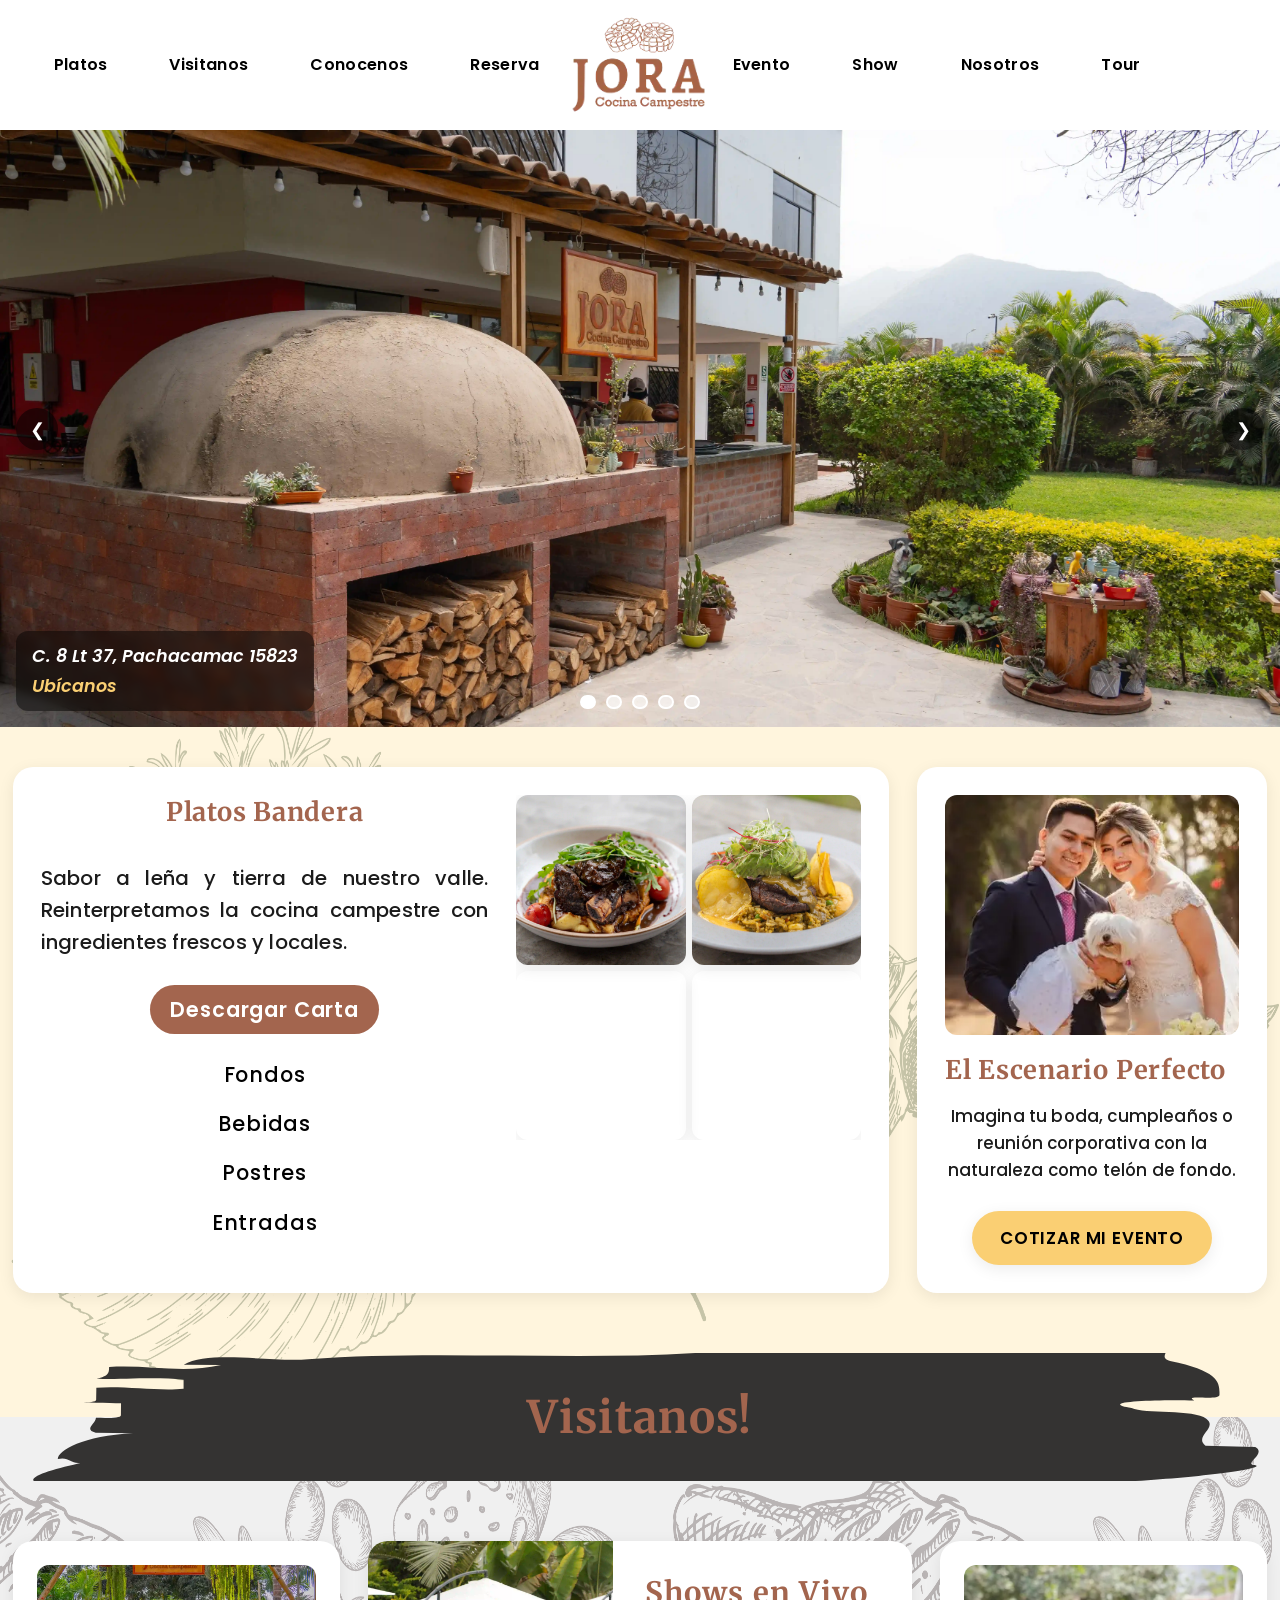
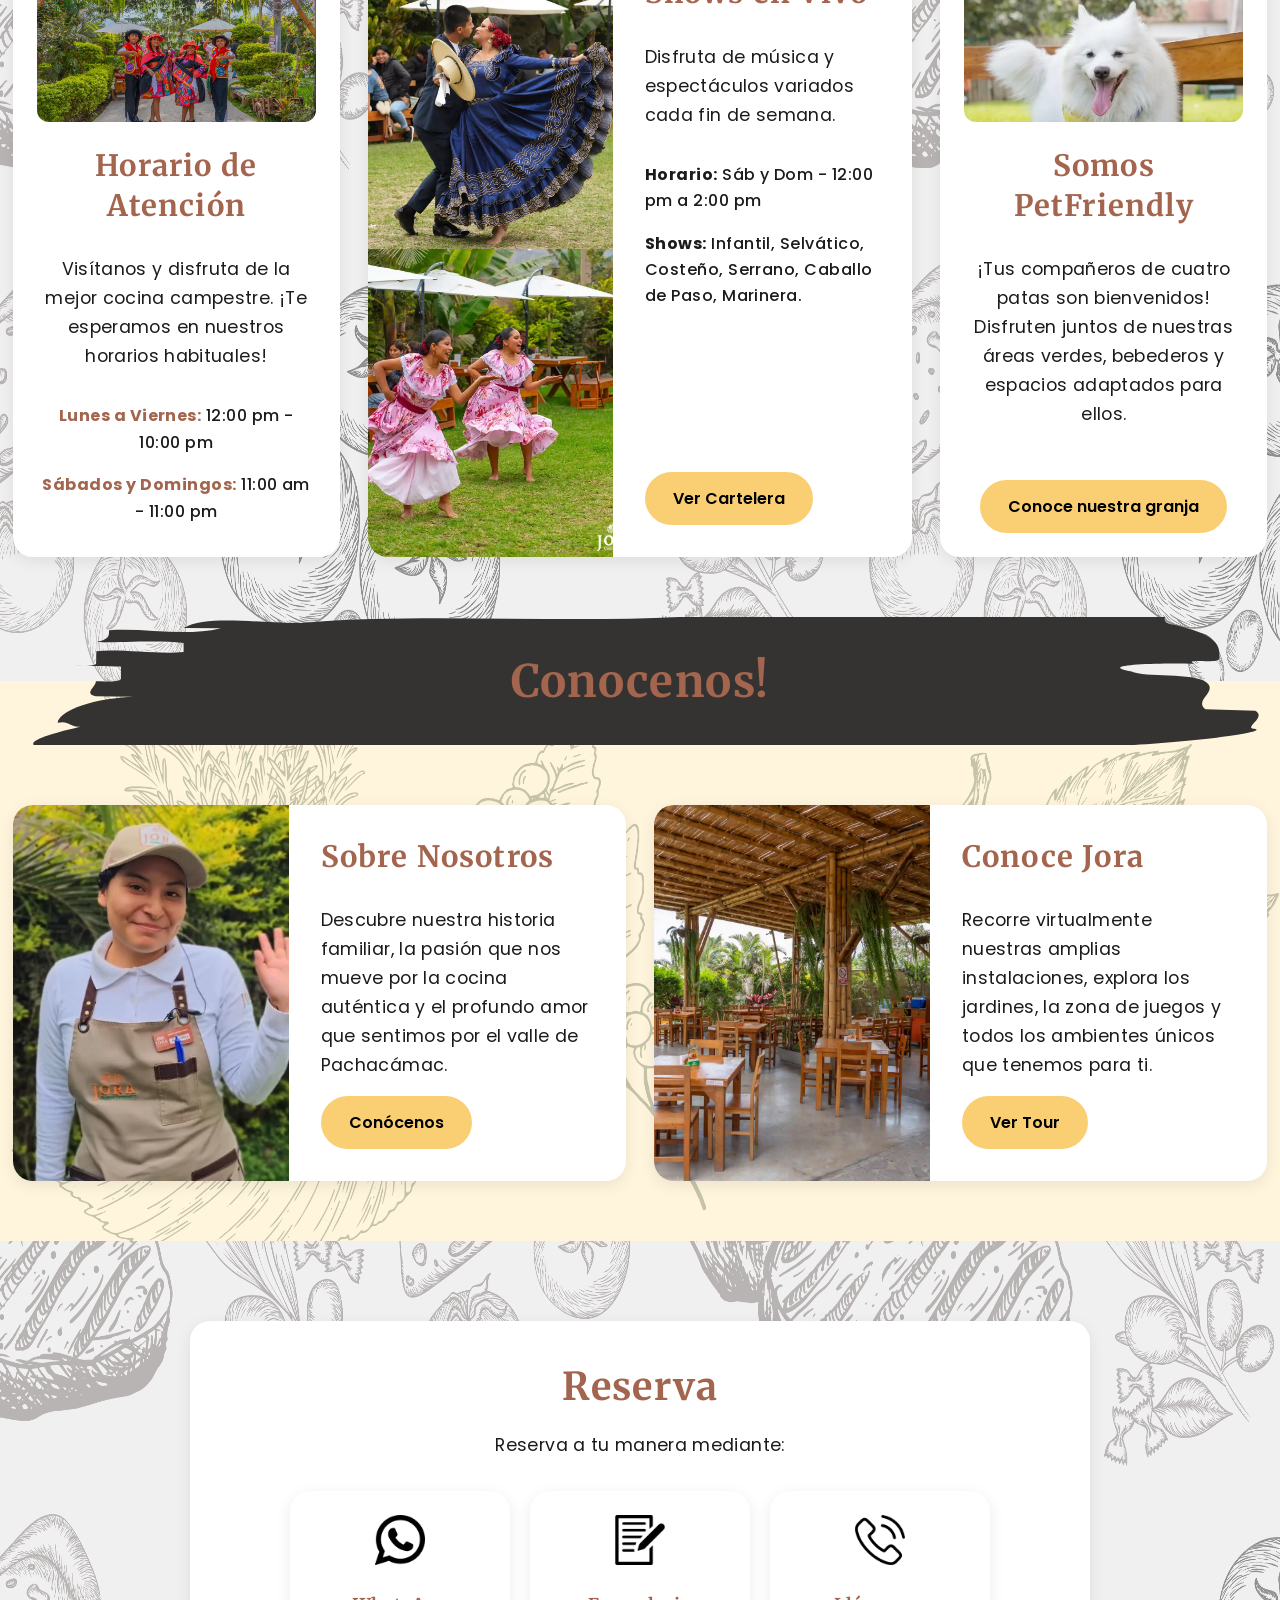
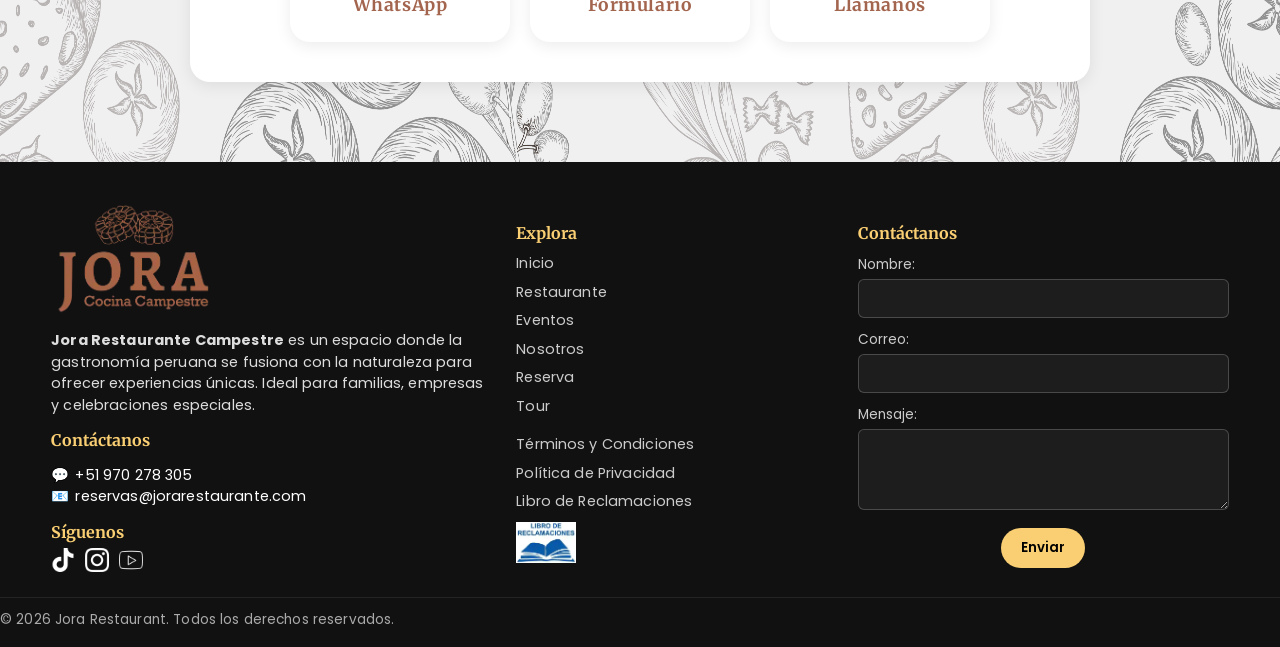
<file: index.html>
<!doctype html>
<html lang="es">
    <head>
        <meta charset="UTF-8" />
        <meta name="viewport" content="width=device-width, initial-scale=1" />
        <meta name="description" content="Jora Restaurant en Pachacámac: cocina campestre de autor, eventos y reservas." />
        <title>Jora Restaurant - Cocina Campestre de Autor</title>

        <link rel="preconnect" href="https://fonts.gstatic.com" crossorigin>
        <link href="https://fonts.googleapis.com/css2?family=Merriweather:wght@700&family=Poppins:wght@400;500;600&display=swap" rel="stylesheet">

        <link rel="stylesheet" href="styles/style.css" />

        <script defer src="main.js"></script>
    </head>
    <body>
        <header class="site-header">
    <div class="container header-inner">

        <nav class="primary-nav-desktop nav-left" aria-label="Navegación principal">
            <ul>
                <li><a href="#platos">Platos</a></li>
                <li><a href="#visitanos">Visitanos</a></li>
                <li><a href="#conocenos">Conocenos</a></li>
                <li><a href="#reserva">Reserva</a></li>
            </ul>
        </nav>

        <a class="logo" href="#inicio" aria-label="Ir al inicio">
            <img src="imagenes/JORALOGOMEJOR.webp" alt="Logo de Jora Restaurant Campestre" width="260" height="76" />
        </a>

        <nav class="primary-nav-desktop nav-right" aria-label="Navegación secundaria">
            <ul>
                <li><a href="eventos.html">Evento</a></li>
                <li><a href="shows.html">Show</a></li>
                <li><a href="nosotros.html">Nosotros</a></li>
                <li><a href="tour.html">Tour</a></li>
            </ul>
        </nav>

        <nav id="primary-nav-mobile" class="primary-nav-mobile" aria-label="Navegación principal móvil">
            <ul>
                <li><a href="#inicio">Inicio</a></li>
                <li><a href="#platos">Platos</a></li>
                <li><a href="eventos.html">Evento</a></li>
                <li><a href="shows.html">Show</a></li>
                <li><a href="nosotros.html">Nosotros</a></li>
                <li><a href="tour.html">Tour</a></li>
            </ul>
        </nav>

        <button class="menu-toggle" aria-controls="primary-nav-mobile" aria-expanded="false" aria-label="Abrir menú" type="button">
            <span class="menu-bar"></span><span class="menu-bar"></span><span class="menu-bar"></span>
        </button>
    </div>
</header>

        <main id="inicio">
            <section class="hero">
                 <div class="carousel" role="region" aria-label="Carrusel de imágenes">
                    <div class="slides">
                        <div class="slide active"><img src="./imagenes/foto1.webp" alt="Ambiente campestre soleado en Jora Restaurant" decoding="async" fetchpriority="high"></div>
                        <div class="slide"><img src="./imagenes/foto2.webp" alt="Parrilla a la leña encendida" loading="lazy" decoding="async"></div>
                        <div class="slide"><img src="./imagenes/foto3.webp" alt="Plato de comida típica peruana" loading="lazy" decoding="async"></div>
                        <div class="slide"><img src="./imagenes/foto4.webp" alt="Evento social al aire libre" loading="lazy" decoding="async"></div>
                        <div class="slide"><img src="./imagenes/foto5.webp" alt="Zona de juegos infantiles y áreas verdes" loading="lazy" decoding="async"></div>
                    </div>
                    <button class="prev" aria-label="Slide anterior" title="Anterior">❮</button>
                    <button class="next" aria-label="Slide siguiente" title="Siguiente">❯</button>
                    <div class="slider-dots" aria-label="Indicadores de carrusel" role="tablist"></div>
                    <address class="hero-address">
                        <span class="address-line">C. 8 Lt 37, Pachacamac 15823</span><br>
                        <a href="https://maps.app.goo.gl/1N38ejmfC8MJ4Jpj9" target="_blank" rel="noopener noreferrer">Ubícanos</a>
                    </address>
                </div>
            </section>

            <section id="platos" class="section dual-focus-section section-bg-accent">
    
                <div class="container container-wide">
                    <div class="dual-layout-container">
                        <div class="dual-card card-platos">
                            <div class="platos-texto">
                                <h2>Platos Bandera</h2>
                                <p class="section-desc"> Sabor a leña y tierra de nuestro valle. Reinterpretamos la cocina campestre con ingredientes frescos y locales.</p>
                                <ul class="platos-opciones">
                                    <li class="opcion-descargar"><a href="./archivos/CARTA.pdf" download>Descargar Carta</a></li>
                                    <li><a href="fondos.html" data-target="1">Fondos</a></li>
                                    <li><a href="bebidas.html" data-target="2">Bebidas</a></li>
                                    <li><a href="postres.html" data-target="3">Postres</a></li>
                                    <li><a href="entradas.html" data-target="4">Entradas</a></li>
                                </ul>
                            </div>
                            <div class="platos-fotos">
                                <figure class="pb plato-1" data-id="1"><img src="./imagenes/plato_bandera_1.webp" alt="Plato bandera: Carne con puré y brotes" loading="lazy" decoding="async"></figure>
                                <figure class="pb plato-2" data-id="2"><img src="./imagenes/plato_bandera_2.webp" alt="Plato bandera: Pescado con salsa amarilla y aguacate" loading="lazy" decoding="async"></figure>
                                <figure class="pb plato-3" data-id="3"><img src="./imagenes/plato_bandera_3.webp" alt="Plato bandera: Cerdo crocante con ensalada" loading="lazy" decoding="async"></figure>
                                <figure class="pb plato-4" data-id="4"><img src="./imagenes/plato_bandera_4.webp" alt="Plato bandera: Causa limeña con pollo y brotes" loading="lazy" decoding="async"></figure>
                            </div>
                        </div>
                        <div class="dual-card card-eventos">
                            <div class="cta-imagen"><img src="./imagenes/wedding1.webp" alt="Pareja de recién casados con su perro en Jora"></div>
                            <div class="cta-texto">
                                <h2 class="cta-titulo">El Escenario Perfecto</h2>
                                <p class="cta-desc">Imagina tu boda, cumpleaños o reunión corporativa con la naturaleza como telón de fondo.</p>
                                <a href="cotizar_evento.html" class="btn-cta">Cotizar mi Evento</a>
                            </div>
                        </div>
                    </div>
                </div>
            </section>

            <div class="section-divider divider-from-accent">
              <img src="imagenes/fonto-division.svg" alt="Divisor decorativo" class="divider-svg">
              <h2 class="divider-title">Visitanos!</h2>
            </div>

            <section id="visitanos" class="section info-section section-bg-light">
                
                <div class="container container-wide info-grid-3">
                    <div class="info-card card-horario layout-image-top-padded">
                        <div class="info-card-image-wrapper">
                            <img src="./imagenes/horario.webp" alt="Reloj decorativo">
                        </div>
                        <div class="info-card-content">
                            <h3>Horario de Atención</h3>
                            <p>Visítanos y disfruta de la mejor cocina campestre. ¡Te esperamos en nuestros horarios habituales!</p>
                            <div class="horario-list">
                                <p><strong>Lunes a Viernes:</strong> 12:00 pm - 10:00 pm</p>
                                <p><strong>Sábados y Domingos:</strong> 11:00 am - 11:00 pm</p>
                            </div>
                        </div>
                    </div>
                    <div class="info-card card-shows layout-image-side">
                        <div class="info-card-image-wrapper ev-collage">
                            <img src="./imagenes/show1.webp" alt="Músico tocando guitarra en escenario de Jora">
                            <img src="./imagenes/show2.webp" alt="Público disfrutando show en Jora">
                        </div>
                        <div class="info-card-content">
                            <h3>Shows en Vivo</h3>
                            <p>Disfruta de música y espectáculos variados cada fin de semana.</p>
                            <div class="show-details">
                                <p><strong>Horario:</strong> Sáb y Dom - 12:00 pm a 2:00 pm</p>
                                <p><strong>Shows:</strong> Infantil, Selvático, Costeño, Serrano, Caballo de Paso, Marinera.</p>
                            </div>
                            <a href="shows.html" class="btn-info">Ver Cartelera</a>
                        </div>
                    </div>
                    <div class="info-card card-petfriendly layout-image-top-padded">
                         <div class="info-card-image-wrapper">
                            <img src="./imagenes/petfriendly-card.webp" alt="Perro de raza Bobtail feliz en Jora">
                        </div>
                        <div class="info-card-content">
                            <h3>Somos PetFriendly</h3>
                            <p>¡Tus compañeros de cuatro patas son bienvenidos! Disfruten juntos de nuestras áreas verdes, bebederos y espacios adaptados para ellos.</p>
                            <a href="granja.html" class="btn-info">Conoce nuestra granja</a>
                        </div>
                    </div>
                </div>
            </section>

            <div class="section-divider divider-from-light">
              <img src="imagenes/fonto-division.svg" alt="Divisor decorativo" class="divider-svg">
              <h2 class="divider-title">Conocenos!</h2>
            </div>

            <section id="conocenos" class="section info-section section-bg-accent">
                <div class="container container-wide info-grid-2">
                    <div class="info-card card-nosotros layout-image-side">
                        <div class="info-card-image-wrapper">
                            <img src="./imagenes/nosotros-img.webp" alt="Collage del equipo y ambiente de Jora Restaurant">
                        </div>
                        <div class="info-card-content">
                            <h3>Sobre Nosotros</h3>
                            <p>Descubre nuestra historia familiar, la pasión que nos mueve por la cocina auténtica y el profundo amor que sentimos por el valle de Pachacámac.</p>
                            <a href="nosotros.html" class="btn-info">Conócenos</a>
                        </div>
                    </div>
                    <div class="info-card card-conoce layout-image-side">
                         <div class="info-card-image-wrapper">
                            <img src="./imagenes/conoce-jora.webp" alt="Vista aérea de las instalaciones campestres de Jora Restaurant">
                        </div>
                        <div class="info-card-content">
                            <h3>Conoce Jora</h3>
                            <p>Recorre virtualmente nuestras amplias instalaciones, explora los jardines, la zona de juegos y todos los ambientes únicos que tenemos para ti.</p>
                            <a href="tour.html" class="btn-info">Ver Tour</a>
                        </div>
                    </div>
                </div>
            </section>

            <section id="reserva" class="section reserva section-bg-light">
                 <div class="container">
                    <h2 class="reserva-title">Reserva</h2>
                    <p class="reserva-desc">Reserva a tu manera mediante:</p>
                    <div class="reserva-opciones">
                        <a href="https://wa.me/51970278305" target="_blank" class="reserva-card reserva-card-simple"><img src="./imagenes/escribenos.webp" alt="Icono chat WhatsApp" class="reserva-icon-img"><h3>WhatsApp</h3></a>
                        <a href="cotizar_evento.html" class="reserva-card reserva-card-simple"><img src="./imagenes/formulario.webp" alt="Icono de formulario" class="reserva-icon-img"><h3>Formulario</h3></a>
                        <a href="tel:+51970278305" class="reserva-card reserva-card-simple"><img src="./imagenes/llamanos.webp" alt="Icono de teléfono" class="reserva-icon-img"><h3>Llámanos</h3></a>                    </div>
                </div>
            </section>

            <footer class="site-footer-dark">
                <div class="container footer-grid">
                    <div class="footer-info">
                        <img src="./imagenes/JORALOGOMEJOR.webp" alt="Logo Jora Restaurant footer" class="footer-logo">
                        <p>
                            <strong>Jora Restaurante Campestre</strong> es un espacio donde la gastronomía peruana
                            se fusiona con la naturaleza para ofrecer experiencias únicas. Ideal para familias,
                            empresas y celebraciones especiales.
                        </S>
                        <h4>Contáctanos</h4>
                        <p class="footer-contact">
                            <a href="https://wa.me/51970278305" target="_blank" rel="noopener">
                            <span class="icon">💬</span> +51 970 278 305
                            </a><br>
                            <a href="mailto:reservas@jorarestaurante.com">
                            <span class="icon">📧</span> reservas@jorarestaurante.com
                            </a>
                        </p>
                        <h4>Síguenos</h4>
                        <div class="footer-social">
                            <a href="#" aria-label="TikTok"><img src="./imagenes/tiktok.webp" alt="TikTok Jora"></a>
                            <a href="#" aria-label="Instagram"><img src="./imagenes/ig.webp" alt="Instagram Jora"></a>
                            <a href="#" aria-label="YouTube"><img src="./imagenes/youtube.webp" alt="YouTube Jora"></a>
                        </div>
                    </div>
                    <div class="footer-nav">
                        <h4>Explora</h4>
                        <ul>
                            <li><a href="#inicio">Inicio</a></li>
                            <li><a href="#platos">Restaurante</a></li>
                            <li><a href="eventos.html">Eventos</a></li>
                            <li><a href="nosotros.html">Nosotros</a></li>
                            <li><a href="reserva.html">Reserva</a></li>
                            <li><a href="tour.html">Tour</a></li>
                        </ul>
                        <ul class="footer-legal">
                            <li><a href="#">Términos y Condiciones</a></li>
                            <li><a href="#">Política de Privacidad</a></li>
                            <li>
                                <a href="#">Libro de Reclamaciones</a>
                                <img src="./imagenes/librodereclamaciones.webp" alt="Icono Libro de Reclamaciones Perú" class="footer-libro">
                            </li>
                        </ul>
                    </div>
                    <div class="footer-contact-form">
                        <h4>Contáctanos</h4>
                        <form action="#" method="post">
                            <div class="form-group">
                                <label for="footer-name">Nombre:</label>
                                <input type="text" id="footer-name" name="name" required>
                            </div>
                            <div class="form-group">
                                <label for="footer-email">Correo:</label>
                                <input type="email" id="footer-email" name="email" required>
                            </div>
                            <div class="form-group">
                                <label for="footer-message">Mensaje:</label>
                                <textarea id="footer-message" name="message" rows="3" required></textarea>
                            </div>
                            <button type="submit" class="btn-footer-submit">Enviar</button>
                        </form>
                    </div>
                </div>
                <div class="footer-bottom">
                    <p>© <span id="year"></span> Jora Restaurant. Todos los derechos reservados.</p>
                </div>
            </footer>
        </main>

        <script>
          // Script simple para actualizar el año del copyright
          document.getElementById('year').textContent = new Date().getFullYear();
        </script>
    </body>
</html>
</file>
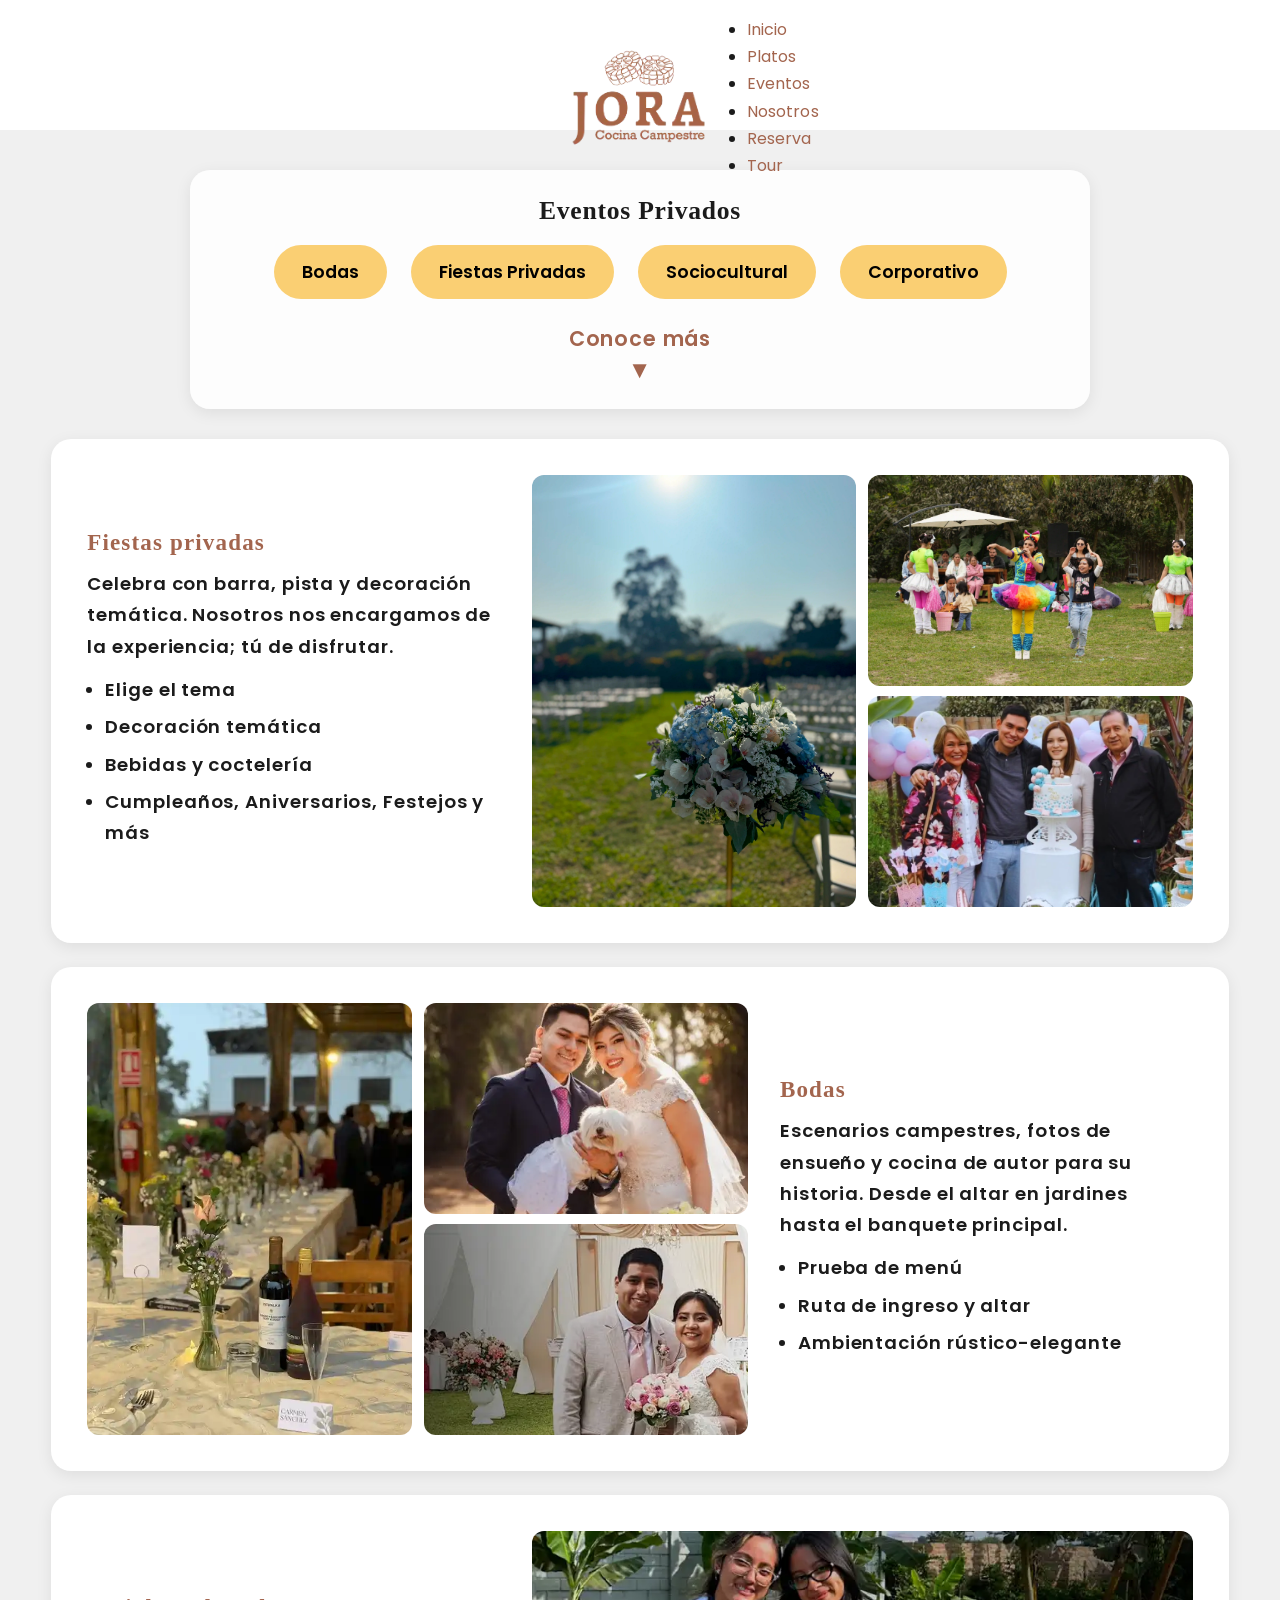
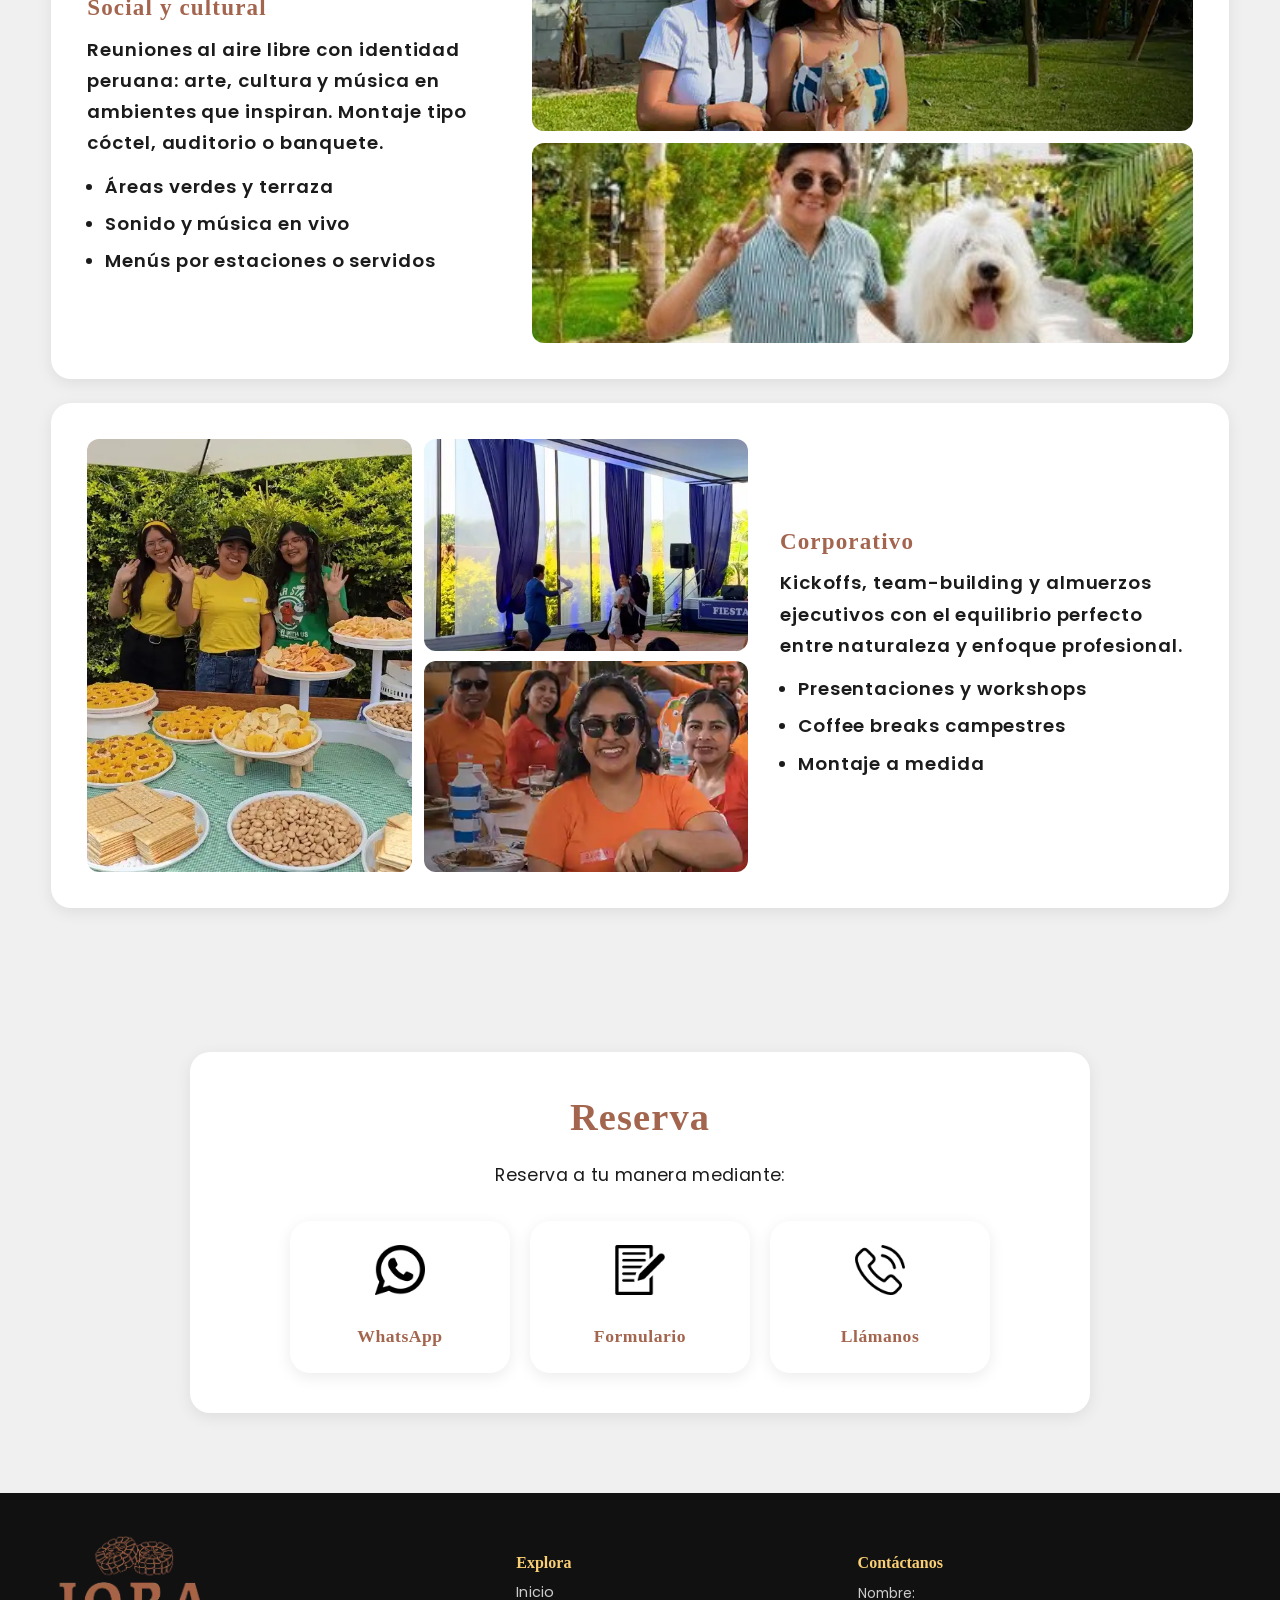
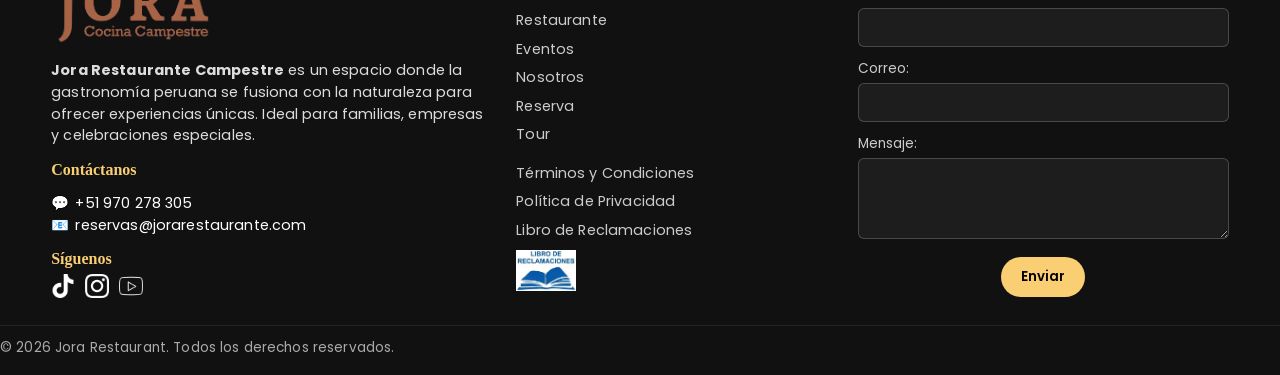
<file: eventos.html>
<!doctype html>
<html lang="es">
    <head>
        <meta charset="UTF-8" />
        <meta name="viewport" content="width=device-width, initial-scale=1" />
        <meta name="description" content="Eventos privados en Jora Restaurant: Bodas, fiestas, corporativos y más en Pachacámac." />
        <title>Eventos Privados - Jora Restaurant</title>

        <link rel="preconnect" href="https://fonts.gstatic.com" crossorigin>
        <link href="https://fonts.googleapis.com/css2?family=DM+Sans:wght@400;500;700&family=Montserrat:wght@400;600;700&family=Poppins:wght@400;500;600&display=swap" rel="stylesheet">

        <link rel="stylesheet" href="styles/style.css" />
        <link rel="stylesheet" href="styles/eventos.css" />

        <script defer src="main.js"></script>
    </head>
        <body>
            <header class="site-header">
                <div class="container header-inner">
                <a class="logo" href="index.html" aria-label="Ir al inicio"> <img src="imagenes/JORALOGOMEJOR.webp" alt="Logo de Jora Restaurant Campestre" width="260" height="76" />
                </a>

                <nav id="primary-nav" class="primary-nav" aria-label="Navegación principal">
                    <ul>
                    <li><a href="index.html">Inicio</a></li> <li><a href="index.html#platos">Platos</a></li> <li><a href="eventos.html">Eventos</a></li> <li><a href="nosotros.html">Nosotros</a></li>
                    <li><a href="reserva.html">Reserva</a></li> <li><a href="tour.html">Tour</a></li>
                    </ul>
                </nav>

                <button class="menu-toggle"
                        aria-controls="primary-nav"
                        aria-expanded="false"
                        aria-label="Abrir menú"
                        type="button">
                    <span class="menu-bar"></span>
                    <span class="menu-bar"></span>
                    <span class="menu-bar"></span>
                </button>
                </div>
            </header>

            <main id="eventos-page">
                <section id="eventos" class="section eventos-scroll">
                    <div class="container">
                        <header class="ev-intro">
                            <div class="ev-intro-heading-group">
                                <h2 class="eventos-title">Eventos Privados</h2>
                                <nav class="eventos-nav" aria-label="Tipos de eventos">
                                    <a href="#evento-bodas" class="btn-evento-nav">Bodas</a>
                                    <a href="#evento-fiestas" class="btn-evento-nav">Fiestas Privadas</a>
                                    <a href="#evento-sociocultural" class="btn-evento-nav">Sociocultural</a>
                                    <a href="#evento-corporativo" class="btn-evento-nav">Corporativo</a>
                                </nav>
                                <div class="eventos-subheading-box">
                                    <span class="eventos-subheading-text">Conoce más</span>
                                </div>
                            </div>
                        </header>

                        <article class="ev-block" id="evento-fiestas">
                            <div class="ev-media layout-vert-horiz">
                                <img src="./imagenes/flores.webp" alt="Fiesta privada principal vertical" class="img-vert">
                                <div class="img-horiz-stack">
                                    <img src="./imagenes/fiestaprivada2.webp" alt="Decoración floral fiesta">
                                    <img src="./imagenes/fiestaprivada1.webp" alt="Detalle fiesta 2">
                                </div>
                            </div>
                            <div class="ev-copy">
                                <h3>Fiestas privadas</h3>
                                <p>
                                Celebra con barra, pista y decoración temática. Nosotros nos encargamos de la
                                experiencia; tú de disfrutar.
                                </p>
                                <ul class="ev-list">
                                <li>Elige el tema</li>
                                <li>Decoración temática</li>
                                <li>Bebidas y coctelería</li>
                                <li>Cumpleaños, Aniversarios, Festejos y más</li>
                                </ul>
                            </div>
                        </article>

                        <article class="ev-block" id="evento-bodas">
                            <div class="ev-media layout-vert-horiz">
                                <img src="./imagenes/wedding2.webp" alt="Sesión novios exterior vertical" class="img-vert">
                                <div class="img-horiz-stack">
                                    <img src="./imagenes/wedding1.webp" alt="Novios en jardines">
                                    <img src="./imagenes/wedding3.webp" alt="Mesa y ambientación boda">
                                </div>
                            </div>
                            <div class="ev-copy">
                                <h3>Bodas</h3>
                                <p>
                                Escenarios campestres, fotos de ensueño y cocina de autor para su historia.
                                Desde el altar en jardines hasta el banquete principal.
                                </p>
                                <ul class="ev-list">
                                <li>Prueba de menú</li>
                                <li>Ruta de ingreso y altar</li>
                                <li>Ambientación rústico-elegante</li>
                                </ul>
                            </div>
                        </article>

                        <article class="ev-block" id="evento-sociocultural">
                            <div class="ev-media layout-horiz-stack-only">
                                <img src="./imagenes/sociocultural1.webp" alt="Encuentro sociocultural principal" class="img-horiz-elongated">
                                <img src="./imagenes/petfriendly.webp" alt="Evento social detalle" class="img-horiz-elongated">
                            </div>
                            <div class="ev-copy">
                                <h3>Social y cultural</h3>
                                <p>
                                Reuniones al aire libre con identidad peruana: arte, cultura y música en
                                ambientes que inspiran. Montaje tipo cóctel, auditorio o banquete.
                                </p>
                                <ul class="ev-list">
                                <li>Áreas verdes y terraza</li>
                                <li>Sonido y música en vivo</li>
                                <li>Menús por estaciones o servidos</li>
                                </ul>
                            </div>
                        </article>

                        <article class="ev-block" id="evento-corporativo">
                            <div class="ev-media layout-vert-horiz">
                                <img src="./imagenes/corporativo3.webp" alt="Evento corporativo principal vertical" class="img-vert">
                                <div class="img-horiz-stack">
                                    <img src="./imagenes/corporativo2.webp" alt="Evento corporativo detalle 1">
                                    <img src="./imagenes/evento1.webp" alt="Evento corporativo detalle 2">
                                </div>
                            </div>
                            <div class="ev-copy">
                                <h3>Corporativo</h3>
                                <p>
                                Kickoffs, team-building y almuerzos ejecutivos con el equilibrio perfecto entre
                                naturaleza y enfoque profesional.
                                </p>
                                <ul class="ev-list">
                                <li>Presentaciones y workshops</li>
                                <li>Coffee breaks campestres</li>
                                <li>Montaje a medida</li>
                                </ul>
                            </div>
                        </article>
                    </div>
                </section>

                <section id="reserva" class="section reserva">
                    <div class="container">
                        <h2 class="reserva-title">Reserva</h2>
                        <p class="reserva-desc">
                        Reserva a tu manera mediante:
                        </p>
                        <div class="reserva-opciones">
                            <a href="https://wa.me/51970278305" target="_blank" class="reserva-card reserva-card-simple">
                                <img src="./imagenes/escribenos.webp" alt="Icono chat WhatsApp" class="reserva-icon-img">
                                <h3>WhatsApp</h3>
                            </a>
                            <a href="cotizar_evento.html" class="reserva-card reserva-card-simple">
                                <img src="./imagenes/formulario.webp" alt="Icono de formulario" class="reserva-icon-img">
                                <h3>Formulario</h3>
                            </a>
                            <a href="tel:+51970278305" class="reserva-card reserva-card-simple">
                                <img src="./imagenes/llamanos.webp" alt="Icono de teléfono" class="reserva-icon-img">
                                <h3>Llámanos</h3>
                            </a>
                        </div>
                    </div>
                </section>

            </main>

            <footer class="site-footer-dark">
                <div class="container footer-grid">
                    <div class="footer-info">
                    <img src="./imagenes/JORALOGOMEJOR.webp" alt="Logo Jora Restaurant footer" class="footer-logo">
                    <p>
                        <strong>Jora Restaurante Campestre</strong> es un espacio donde la gastronomía peruana
                        se fusiona con la naturaleza para ofrecer experiencias únicas. Ideal para familias,
                        empresas y celebraciones especiales.
                    </p>
                    <h4>Contáctanos</h4>
                    <p class="footer-contact">
                        <a href="https://wa.me/51970278305" target="_blank" rel="noopener">
                        <span class="icon">💬</span> +51 970 278 305
                        </a><br>
                        <a href="mailto:reservas@jorarestaurante.com">
                        <span class="icon">📧</span> reservas@jorarestaurante.com
                        </a>
                    </p>
                    <h4>Síguenos</h4>
                    <div class="footer-social">
                        <a href="#" aria-label="TikTok"><img src="./imagenes/tiktok.webp" alt="TikTok Jora"></a>
                        <a href="#" aria-label="Instagram"><img src="./imagenes/ig.webp" alt="Instagram Jora"></a>
                        <a href="#" aria-label="YouTube"><img src="./imagenes/youtube.webp" alt="YouTube Jora"></a>
                    </div>
                    </div>

                    <div class="footer-nav">
                    <h4>Explora</h4>
                    <ul>
                        <li><a href="index.html">Inicio</a></li>
                        <li><a href="index.html#platos">Restaurante</a></li>
                        <li><a href="eventos.html">Eventos</a></li>
                        <li><a href="nosotros.html">Nosotros</a></li>
                        <li><a href="reserva.html">Reserva</a></li> <li><a href="tour.html">Tour</a></li>
                    </ul>
                    <ul class="footer-legal">
                        <li><a href="#">Términos y Condiciones</a></li>
                        <li><a href="#">Política de Privacidad</a></li>
                        <li>
                            <a href="#">Libro de Reclamaciones</a>
                            <img src="./imagenes/librodereclamaciones.webp" alt="Icono Libro de Reclamaciones Perú" class="footer-libro">
                        </li>
                    </ul>
                    </div>

                    <div class="footer-contact-form">
                        <h4>Contáctanos</h4>
                        <form action="#" method="post">
                            <div class="form-group">
                                <label for="footer-name">Nombre:</label>
                                <input type="text" id="footer-name" name="name" required>
                            </div>
                            <div class="form-group">
                                <label for="footer-email">Correo:</label>
                                <input type="email" id="footer-email" name="email" required>
                            </div>
                            <div class="form-group">
                                <label for="footer-message">Mensaje:</label>
                                <textarea id="footer-message" name="message" rows="3" required></textarea>
                            </div>
                            <button type="submit" class="btn-footer-submit">Enviar</button>
                        </form>
                    </div>
                </div>
                <div class="footer-bottom">
                    <p>© <span id="year"></span> Jora Restaurant. Todos los derechos reservados.</p>
                </div>
            </footer>

            <script>
            // Script simple para actualizar el año del copyright
            document.getElementById('year').textContent = new Date().getFullYear();
            </script>
        </body>
</html>
</file>
<file: styles/style.css>
/* =========================
   JORA — Estilos Base y Variables Globales
   ========================= */

:root{
  --color-primary: #facf73;       /* Amarillo Jora */
  --color-secondary: #a3654e;     /* Marrón Jora */
  --color-black: #000000;
  --color-text: #1b1b1b;
  --color-bg: #F0F0F0;            /* Gris más notable */
  --color-bg-accent: #FFF5DD;     /* Amarillo más intenso */
  --surface: #ffffff;             /* Blanco para tarjetas */

  /* Altura del Header (Aumentada) */
  --header-h: 130px;
  --header-h-scrolled: 100px;
  
  --header-bg-alpha: 0.80;

  /* Tipografías (Actualizadas) */
  --font-1: 'Poppins', system-ui, -apple-system, Segoe UI, Roboto, Arial, sans-serif; /* Cuerpo */
  --font-2: 'Merriweather', serif; /* Encabezados */
  --font-3: 'Poppins', Arial, sans-serif; /* Navegación, Botones */

  --radius-lg: 20px;
  --radius-md: 12px;
  --shadow-1: 0 4px 16px rgba(0,0,0,.08);
  --shadow-2: 0 6px 18px rgba(0,0,0,.12);
}

/* =========================
   Reset y Estilos Globales
   ========================= */
*{ box-sizing: border-box; }
html{ scroll-behavior: smooth; }

body{
  background-color: var(--color-bg); 
  margin: 0;
  padding-top: var(--header-h);
  font-family: var(--font-1);
  color: var(--color-text);
  overflow-x: hidden; /* Previene scroll horizontal */
}
img{ 
    max-width: 100%; 
    height: auto; 
    display: block; 
    object-fit: cover; 
    object-position: center center; 
}
a{ color: var(--color-secondary); text-decoration: none; }
a:hover{ text-decoration: underline; text-underline-offset: 3px; }
.container{ width: min(1200px, 92%); margin: 0 auto; }
.section{ padding: 60px 0; }

/* Fondos alternados con Patrones PNG */
.section-bg-light {
  background-color: var(--color-bg); 
  background-image: url('../imagenes/patron-comida.png');
  background-repeat: repeat;
  background-size: 900px 900px; 
  background-position: center center;
  background-attachment: scroll;
}
.section-bg-accent {
  background-color: var(--color-bg-accent); 
  background-image: url('../imagenes/patron-hojas.png');
  background-repeat: repeat;
  background-size: cover; 
  background-position: center center;
  background-attachment: scroll;
}

h1, h2, h3 { letter-spacing: 0.03em; line-height: 1.35; }
h1{ font-family: var(--font-2); font-size: clamp(1.8rem, 2.6vw, 3rem); }
h2, .reserva-title { font-family: var(--font-2); font-size: clamp(1.4rem, 2vw, 2.2rem); margin: 0 0 12px; font-weight: 700; }
h3{ font-family: var(--font-2); font-size: clamp(1.1rem, 1.4vw, 1.3rem); }
p, li { line-height: 1.7; letter-spacing: 0.01em; }
.reserva-card-simple p { line-height: revert; letter-spacing: revert; }


/* =========================
   Header (Dinámico al Scroll)
   ========================= */
.site-header{ position: fixed; inset: 0 0 auto 0; z-index: 1000; height: var(--header-h); background: var(--surface); box-shadow: none; backdrop-filter: none; -webkit-backdrop-filter: none; transition: height .3s ease, background .3s ease, box-shadow .3s ease, backdrop-filter .3s ease; }
.site-header.scrolled{ height: var(--header-h-scrolled); background: rgba(250,207,115, var(--header-bg-alpha)); backdrop-filter: blur(6px); -webkit-backdrop-filter: blur(6px); box-shadow: 0 2px 8px rgba(0,0,0,.08); }
.site-header .container{ width: 100%; max-width: none; margin: 0; padding: 0 16px 0 8px; }

/* Layout Grid 3 columnas */
.header-inner{ 
    position: relative; 
    display: grid; 
    grid-template-columns: 1fr auto 1fr; 
    align-items: center; 
    height: 100%; 
}
.logo{ 
    position: relative; 
    left: auto; top: auto; transform: none;
    margin: 0; 
    grid-column: 2 / 3; 
    justify-self: center;
}

/* Tamaño Logo (Aumentado) */
.logo img{ 
    height: 100px;  
    width: auto; 
    display: block; 
    transition: height .3s ease; 
}
.site-header.scrolled .logo img { 
    height: 80px;  
    width: auto;
}

/* Botón WhatsApp (Siempre Visible) */
.btn-whatsapp-header {
    grid-column: 3 / 4; 
    justify-self: end;
    align-self: center;
    background: var(--color-secondary);
    color: #fff;
    padding: 8px 16px;
    border-radius: 50px;
    font-family: var(--font-3);
    font-weight: 600;
    font-size: 0.95rem;
    display: flex;
    align-items: center;
    gap: 4px;
    text-decoration: none;
    transition: all 0.3s ease;
    z-index: 10; 
    opacity: 1; 
    pointer-events: auto; 
}
.btn-whatsapp-header:hover {
    background: var(--color-primary);
    color: var(--color-black);
    text-decoration: none;
    transform: scale(1.03);
}
.site-header.scrolled .btn-whatsapp-header {
    opacity: 1; 
    pointer-events: auto;
}


/* Navegación Desktop */
.primary-nav-desktop {
    display: flex;
    align-items: center; 
}
.primary-nav-desktop.nav-left {
    grid-column: 1 / 2; 
    justify-self: end; 
}
.primary-nav-desktop.nav-right {
    grid-column: 3 / 4; 
    justify-self: start; 
}
.primary-nav-desktop ul{ 
    display: flex; 
    align-items: center;
    gap: 50px; /* Mayor separación por defecto */
    list-style: none; 
    padding: 0; 
    margin: 0 20px; 
}
.primary-nav-desktop a{ 
    font-family: var(--font-3); 
    font-weight: 600; 
    line-height: 1; 
    font-size: clamp(1rem, 1.2vw, 1.15rem); 
    letter-spacing: 0.02em; 
    color: var(--color-black); 
    padding: 6px 6px; 
    transition: color .3s, opacity .3s, font-size .3s ease, letter-spacing .3s ease; 
}
.site-header.scrolled .primary-nav-desktop a { 
    font-size: clamp(.95rem, 1vw, 1.05rem); 
    letter-spacing: normal; 
}
.primary-nav-desktop a:hover{ 
    color: var(--color-secondary); 
    text-decoration: underline; 
    text-underline-offset: 4px; 
    opacity: .9; 
}

/* Nav Móvil (Oculta) */
.primary-nav-mobile { display: none !important; }

/* Botón Hamburguesa */
.menu-toggle{ 
    visibility: hidden; 
    pointer-events: none; 
    opacity: 0;
    position: absolute; top: 50%; right: 20px; transform: translateY(-50%); 
    border: 0; background: transparent; cursor: pointer; 
    padding: 6px; width: 36px; height: 28px; z-index: 1100; 
    grid-column: 3 / 4; justify-self: end; 
}
.menu-bar{ position: absolute; left: 50%; transform: translateX(-50%); width: 22px; height: 4px; background: var(--color-black); border-radius: 50px; transition: transform .25s ease, opacity .2s ease, top .25s ease, background .25s ease; }
.menu-bar:nth-child(1){ top: 0; } .menu-bar:nth-child(2){ top: 50%; transform: translate(-50%, -50%); } .menu-bar:nth-child(3){ bottom: 0; }
.menu-toggle.is-open .menu-bar:nth-child(1){ top: 50%; transform: translate(-50%, -50%) rotate(45deg); } .menu-toggle.is-open .menu-bar:nth-child(2){ opacity: 0; } .menu-toggle.is-open .menu-bar:nth-child(3){ bottom: auto; top: 50%; transform: translate(-50%, -50%) rotate(-45deg); }
body.menu-open .menu-toggle .menu-bar{ background: var(--color-black); }

/* =========================
   Hero / Carrusel
   ========================= */
.hero{ background: #000; }
.carousel{ position: relative; width: 100%; aspect-ratio: 15/7; overflow: hidden; isolation: isolate; }
.slides{ position: relative; width: 100%; height: 100%; }
.slide{ position: absolute; inset: 0; opacity: 0; pointer-events: none; transition: opacity .25s ease-in-out; }
.slide.active{ opacity: 1; z-index: 1; }
.slide img{ width: 100%; height: 100%; object-fit: cover; object-position: center; }
.prev, .next{ position: absolute; top: 50%; transform: translateY(-50%); z-index: 3; width: 42px; height: 42px; border-radius: 999px; border: 0; background: rgba(0,0,0,.55); color: #fff; font-size: 18px; line-height: 42px; cursor: pointer; display: grid; place-items: center; box-shadow: 0 4px 10px rgba(0,0,0,.25); }
.prev{ left: 16px; } .next{ right: 16px; }
.prev:hover, .next:hover{ background: rgba(0,0,0,.7); }
.slider-dots{ position: absolute; bottom: 18px; left: 50%; transform: translateX(-50%); z-index: 2; display: flex; align-items: center; gap: 10px; }
.dot{ width: 14px; height: 14px; border-radius: 999px; border: 2px solid #fff; background: rgba(255,255,255,.6); cursor: pointer; }
.dot.active{ background: #fff; }
.hero-address{ position: absolute; left: 16px; bottom: 16px; z-index: 2; background: rgba(0,0,0,.45); color: #fff; padding: 12px 16px; border-radius: var(--radius-md); font-size: clamp(1rem, 1.5vw, 1.1rem); backdrop-filter: blur(4px); text-align: left; }
.address-line { font-weight: 600; color: #ffffff; display: inline-block; margin-bottom: 4px; }
.hero-address a{ color: var(--color-primary); font-weight: 600; text-decoration: none; }
.hero-address a:hover { text-decoration: underline; text-underline-offset: 3px; }

/* =========================
   Bloque Dual (Platos + Eventos CTA)
   ========================= */
.dual-focus-section { padding-top: 40px; padding-bottom: 40px;}
.container-wide { width: min(1600px, 98%); }
/* --- Columnas flexibles con minmax() --- */
.dual-layout-container { 
    display: grid; 
    grid-template-columns: minmax(0, 2.5fr) minmax(0, 1fr); 
    gap: 28px; 
    align-items: stretch; /* Mantiene tarjetas con misma altura */
}
.dual-card { background: var(--surface); border-radius: var(--radius-lg); box-shadow: var(--shadow-1); padding: 28px; display: flex; flex-direction: column; }

/* --- Platos Bandera - Columnas flexibles y align start --- */
.card-platos { 
    display: grid; 
    grid-template-columns: minmax(0, 1.3fr) minmax(0, 1fr); /* Permite encoger */
    gap: 28px; 
    align-items: start; /* << REVERTIDO a 'start' para priorizar altura de contenido */
}
.card-platos .platos-texto { display: flex; flex-direction: column; } 
.card-platos .platos-texto h2 { text-align: center; color: var(--color-secondary); }
.card-platos .platos-texto .section-desc { font-size: 1.25rem; line-height: 1.6; text-align: justify; font-weight: 500; }
/* --- Opciones de Platos juntas y centradas --- */
.platos-opciones{ 
    list-style: none; margin: 0; padding: 0; 
    display: flex; flex-direction: column; 
    gap: 18px; 
    align-items: center; 
    height: auto; 
    justify-content: center; 
    margin-top: auto; 
}
.platos-opciones a{ position: relative; font: 500 clamp(1.1rem, 1.8vw, 1.3rem) var(--font-3); color: var(--color-black); letter-spacing: 0.04em; text-align: center; text-decoration: none; transition: color .3s ease; } 
.platos-opciones a:hover, .platos-opciones a:focus{ color: var(--color-secondary); }
.opcion-descargar a { background: var(--color-secondary); color: #fff !important; padding: 10px 20px; border-radius: 50px; font-weight: 600; transition: background 0.3s, transform 0.3s; }
.opcion-descargar a:hover { background: var(--color-primary); color: var(--color-black) !important; text-decoration: none; transform: scale(1.05); }
.opcion-descargar { margin-top: 16px; margin-bottom: 16px; }

/* Grid de Fotos de Platos con overflow hidden */
.platos-fotos{ 
    aspect-ratio: 1 / 1; 
    display: grid; 
    grid-template-columns: 1fr; 
    grid-template-rows: auto; 
    gap: 6px; 
    align-items: stretch; 
    justify-items: stretch; 
    transition: grid-template-columns .32s ease, grid-template-rows .32s ease; 
    overflow: hidden; /* << AÑADIDO: Failsafe para evitar desbordamiento */
}
.platos-fotos .pb{ position: relative; margin: 0; border-radius: var(--radius-md); overflow: hidden; box-shadow: var(--shadow-1); transition: box-shadow .25s ease, border-radius .25s ease, opacity .25s ease; min-width: 0; min-height: 0; }
.platos-fotos .plato-2, .platos-fotos .plato-3, .platos-fotos .plato-4 { display: none; } 
.platos-fotos .pb img{ width: 100%; height: 100%; object-fit: cover; object-position: center; transition: transform 0.3s ease; }
.platos-fotos .pb:hover img { transform: scale(1.05); }

/* Muestra 4 fotos en cuadrícula > 601px */
@media (min-width: 601px){ 
    .platos-fotos { grid-template-columns: 1fr 1fr; grid-template-rows: 1fr 1fr; max-width: none; margin: 0; } 
    .platos-fotos .plato-2, .platos-fotos .plato-3, .platos-fotos .plato-4 { display: block; } 
}

/* Lógica JS Highlight > 1051px */
@media (min-width: 1051px){ 
    .platos-fotos.hl-1{ --c1: 1fr; --c2: 0fr; --r1: 1fr; --r2: 0fr; } .platos-fotos.hl-2{ --c1: 0fr; --c2: 1fr; --r1: 1fr; --r2: 0fr; } .platos-fotos.hl-3{ --c1: 1fr; --c2: 0fr; --r1: 0fr; --r2: 1fr; } .platos-fotos.hl-4{ --c1: 0fr; --c2: 1fr; --r1: 0fr; --r2: 1fr; } .platos-fotos.hl-1, .platos-fotos.hl-2, .platos-fotos.hl-3, .platos-fotos.hl-4{ gap: 0; grid-template-columns: var(--c1, 1fr) var(--c2, 1fr); grid-template-rows: var(--r1, 1fr) var(--r2, 1fr); } .platos-fotos.hl-1 .pb[data-id="1"], .platos-fotos.hl-2 .pb[data-id="2"], .platos-fotos.hl-3 .pb[data-id="3"], .platos-fotos.hl-4 .pb[data-id="4"]{ z-index: 2; box-shadow: 0 16px 34px rgba(0,0,0,.28); } .platos-fotos.hl-1 .pb:not([data-id="1"]), .platos-fotos.hl-2 .pb:not([data-id="2"]), .platos-fotos.hl-3 .pb:not([data-id="3"]), .platos-fotos.hl-4 .pb:not([data-id="4"]){ opacity: 0; pointer-events: none; display: block; } 
}

/* Tarjeta Eventos CTA */
.card-eventos { justify-content: space-between; }
.card-eventos .cta-imagen img { width: 100%; height: 240px; object-fit: cover; border-radius: var(--radius-md); margin-bottom: 20px; object-position: top center; }
.card-eventos .cta-titulo { font-family: var(--font-2); font-size: clamp(1.4rem, 2vw, 1.9rem); color: var(--color-secondary); margin-bottom: 12px; line-height: 1.2; }
.card-eventos .cta-desc { font-size: 1.05rem; line-height: 1.6; color: var(--color-text); margin-bottom: 28px; text-align: center; font-weight: 500; }
.btn-cta { display: block; width: fit-content; margin: 0 auto; background: var(--color-primary); color: var(--color-black); padding: 14px 28px; border-radius: 50px; font-family: var(--font-3); font-weight: 600; font-size: 1.05rem; text-decoration: none; text-transform: uppercase; letter-spacing: 0.05em; box-shadow: var(--shadow-1); transition: transform .3s ease, box-shadow .3s ease; text-align: center; }
.btn-cta:hover { transform: translateY(-4px); box-shadow: var(--shadow-2); text-decoration: none; }

/* =========================
   Divisores de Sección
   ========================= */
.section-divider { position: relative; z-index: 10; line-height: 0; height: var(--divider-height); margin-top: calc(var(--divider-half-height) * -1); margin-bottom: calc(var(--divider-half-height) * -1); }
.divider-bg-light { background-color: var(--color-bg); } 
.divider-bg-accent { background-color: var(--color-bg-accent); } 
.divider-svg { width: 100%; height: 100%; display: block; }
.divider-from-accent .divider-svg { fill: var(--color-bg-accent); }
.divider-from-light .divider-svg { fill: var(--color-bg); }
.section-divider.divider-flipped .divider-svg { transform: scaleY(-1); }
.divider-title { position: absolute; top: 50%; left: 50%; transform: translate(-50%, -50%); color: var(--color-secondary); font-family: var(--font-2); font-size: clamp(1.8rem, 4vw, 2.8rem); font-weight: 700; white-space: nowrap; }


/* =========================
   Secciones Info Adicional
   ========================= */
.info-section { padding: 60px 0; }
.info-grid-3 { display: grid; grid-template-columns: 1.2fr 2fr 1.2fr; gap: 28px; align-items: stretch; }
.info-grid-2 { display: grid; grid-template-columns: 1fr 1fr; gap: 28px; align-items: stretch; }
.info-card { background: var(--surface); border-radius: var(--radius-lg); box-shadow: var(--shadow-1); overflow: hidden; display: flex; flex-direction: column; transition: transform 0.3s ease, box-shadow 0.3s ease; }
.info-card:hover { transform: translateY(-5px); box-shadow: var(--shadow-2); }
.info-card-image-wrapper { position: relative; overflow: hidden; }
/* Layout Imagen Arriba */
.layout-image-top-padded .info-card-image-wrapper { padding: 24px 24px 0; }
/* --- ARREGLO: Imagen Arriba con Aspect Ratio --- */
.layout-image-top-padded img { 
    width: 100%; 
    height: auto; /* Altura auto */
    aspect-ratio: 16 / 9; /* Proporción */
    object-fit: cover; 
    display: block; 
    border-radius: var(--radius-md); 
}
.card-petfriendly img { object-position: top center; } 
.layout-image-top-padded .info-card-content { padding: 24px; text-align: center; display: flex; flex-direction: column; flex-grow: 1; }
/* Layout Imagen al Costado */
.layout-image-side { flex-direction: row; align-items: stretch; }
.layout-image-side .info-card-image-wrapper { width: 45%; flex-shrink: 0; height: auto; display: flex; padding: 0; border-radius: 0; }
.layout-image-side .info-card-image-wrapper img { width: 100%; height: 100%; object-fit: cover; border-radius: 0; }
.layout-image-side .info-card-content { width: 55%; flex-shrink: 0; padding: 32px; text-align: left; display: flex; flex-direction: column; justify-content: center; }
/* Card Shows */
.card-shows .info-card-image-wrapper { display: flex; flex-direction: column; gap: 0; padding: 0; justify-content: center; }
.card-shows .info-card-image-wrapper img { border-radius: 0; width: 100%; height: auto; object-fit: cover; min-height: 0; flex: 1; aspect-ratio: 16 / 7; }
/* Estilos comunes Info Cards */
.info-card h3 { font-family: var(--font-2); font-size: clamp(1.6rem, 2.3vw, 2.2rem); color: var(--color-secondary); margin-top: 0; margin-bottom: 12px; letter-spacing: 0.04em; }
.info-card p, .info-card li { font-size: 1.1rem; font-weight: 400; letter-spacing: 0.02em; line-height: 1.65; color: var(--color-text); margin-bottom: 16px; }
.info-card .show-details p, .info-card .horario-list p { font-size: 1rem; margin-bottom: 8px; font-weight: 500; letter-spacing: 0.03em; }
.info-card .horario-list p strong { color: var(--color-secondary); }
.btn-info { background: var(--color-primary); color: var(--color-black); padding: 14px 28px; font-weight: 600; border-radius: 50px; text-decoration: none; font-family: var(--font-3); margin-top: auto; transition: background 0.3s, color 0.3s, transform 0.3s; }
.btn-info:hover { background: var(--color-secondary); color: #fff; transform: scale(1.03); text-decoration: none; }
.layout-image-top-padded .btn-info { align-self: center; }
.layout-image-side .btn-info { align-self: flex-start; }

/* =========================
   Sección de Reserva
   ========================= */
.reserva { text-align: center; padding: 80px 0; }
.reserva .container { background: var(--surface); border-radius: var(--radius-lg); box-shadow: var(--shadow-1); padding: 40px; max-width: 900px; }
.reserva-title { font-family: var(--font-2); font-size: clamp(1.8rem, 3vw, 2.6rem); color: var(--color-secondary); margin-bottom: 10px; }
.reserva-desc { font-family: var(--font-1); font-size: 1.1rem; color: var(--color-text); margin-bottom: 30px; letter-spacing: 0.02em; }
.reserva-opciones { display: grid; grid-template-columns: repeat(auto-fit, minmax(180px, 1fr)); gap: 20px; justify-items: center; max-width: 700px; margin: 0 auto; }
.reserva-card { background: var(--surface); border-radius: var(--radius-lg); box-shadow: var(--shadow-1); text-decoration: none; color: var(--color-text); transition: transform 0.3s ease, box-shadow 0.3s ease; width: 100%; max-width: 220px; }
.reserva-card:hover { transform: translateY(-6px); box-shadow: var(--shadow-2); }
.reserva-card-simple { padding: 24px 20px; display: flex; flex-direction: column; align-items: center; justify-content: center; gap: 12px; }
.reserva-icon-img { width: 50px; height: 50px; object-fit: contain; margin-bottom: 0; }
.reserva-card-simple h3 { font-family: var(--font-2); color: var(--color-secondary); margin-bottom: 0; font-size: 1.1rem; }
/* --- REVERTIR CAMBIOS "Llámanos": Se eliminaron las reglas --- */

/* =========================
   Footer
   ========================= */
.site-footer-dark { background: #111; color: #eaeaea; padding: 40px 0 16px; font-size: 0.9rem; }
.footer-grid { display: grid; grid-template-columns: 1.4fr 1fr 1.2fr; gap: 32px; align-items: start; }
.footer-logo { width: 160px; margin-bottom: 8px; }
.footer-info p { line-height: 1.5; margin-bottom: 8px; color: #ddd; font-size: 0.9rem; }
.footer-info h4 { color: var(--color-primary); font-family: var(--font-2); margin: 14px 0 6px; font-size: 1rem; }
.footer-contact a { color: #fff; text-decoration: none; display: inline-flex; align-items: center; gap: 6px; font-size: 0.9rem; }
.footer-contact a:hover { color: var(--color-primary); }
.footer-social { display: flex; gap: 10px; margin-top: 4px; }
.footer-social img { width: 24px; height: 24px; filter: brightness(0) invert(1); transition: filter 0.25s ease; }
.footer-social a:hover img { filter: brightness(1.3) sepia(1) hue-rotate(-20deg) saturate(2); }
.footer-nav h4 { color: var(--color-primary); font-family: var(--font-2); margin-bottom: 8px; font-size: 1rem; }
.footer-nav ul { list-style: none; padding: 0; margin: 0 0 10px; }
.footer-nav a { color: #ccc; text-decoration: none; display: inline-block; margin-bottom: 4px; transition: color 0.3s ease; font-size: 0.9rem; }
.footer-nav a:hover { color: var(--color-primary); }
.footer-legal li { font-size: 0.85rem; }
.footer-libro { width: 60px; height: auto; display: block; margin: 4px 0 0; }
.footer-legal li:has(.footer-libro) { display: flex; flex-direction: column; align-items: flex-start; }
.footer-contact-form h4 { color: var(--color-primary); font-family: var(--font-2); margin-bottom: 12px; font-size: 1rem; }
.footer-contact-form .form-group { margin-bottom: 12px; }
.footer-contact-form label { display: block; font-size: 0.85rem; color: #ccc; margin-bottom: 4px; text-align: left; }
.footer-contact-form input[type="text"], .footer-contact-form input[type="email"], .footer-contact-form textarea { width: 100%; padding: 8px 10px; border: 1px solid rgba(255, 255, 255, 0.2); background: rgba(255, 255, 255, 0.05); border-radius: 6px; color: #fff; font-family: var(--font-1); font-size: 0.9rem; }
.footer-contact-form textarea { resize: vertical; }
.btn-footer-submit { background: var(--color-primary); color: var(--color-black); border: none; padding: 10px 20px; border-radius: 50px; font-family: var(--font-3); font-weight: 600; cursor: pointer; transition: background 0.3s, color 0.3s; display: block; margin: 10px auto 0; }
.btn-footer-submit:hover { background: #fff; color: var(--color-black); }
.footer-bottom { margin-top: 24px; border-top: 1px solid rgba(255,255,255,0.08); padding-top: 10px; display: flex; justify-content: space-between; align-items: center; flex-wrap: wrap; gap: 8px; }
.footer-bottom p { margin: 0; color: #aaa; font-size: 0.85rem; }

/* =========================
   Responsive General y Media Queries
   ========================= */

@media (prefers-reduced-motion: reduce){ .slide, .menu-bar, .ev-block, .ev-intro-heading-group { transition: none !important; } }

/* Breakpoint Laptops / Tablets Horizontales (1050px) */
@media (max-width: 1050px) {
  /* Layouts Generales pasan a 1 Columna, EXCEPTO .info-grid-3 */
  .dual-layout-container,
  .card-platos,
  .info-grid-2 { 
      grid-template-columns: 1fr; 
  }
  
  /* --- RE-INTENTO: .info-grid-3 pasa a 2 Columnas --- */
  .info-grid-3 { 
      grid-template-columns: 1fr 1fr; 
      gap: 24px; 
  }
  .info-card { margin-bottom: 24px; } 
  .info-card:last-child { margin-bottom: 0; }
  
  /* Layout Imagen al Costado: Pasa a Imagen Arriba */
  .layout-image-side { flex-direction: column; }
  .layout-image-side .info-card-image-wrapper { width: 100%; height: auto; padding: 0; }
  /* Imagen al costado (Tablet): Ocupa toda la altura */
  .layout-image-side .info-card-image-wrapper img { 
      height: 100%; 
      aspect-ratio: auto; 
      border-radius: 0; 
  }
  /* Ajuste Shows (Tablet): Fila, Padding, Aspect Ratio */
  .card-shows .info-card-image-wrapper { 
      flex-direction: row; gap: 10px; padding: 10px; 
  }
  .card-shows .info-card-image-wrapper img { 
      height: auto; aspect-ratio: 16/9; flex: 1; border-radius: var(--radius-md); 
  }
  
  /* Contenido pasa a centrado */
  .layout-image-side .info-card-content { width: 100%; padding: 24px; text-align: center; }
  .layout-image-side .info-card-content h3, 
  .layout-image-side .info-card-content p, 
  .layout-image-side .info-card-content li { text-align: center; }
  .layout-image-side .btn-info { align-self: center; }

  /* --- ARREGLO: Platos Fotos sin aspect-ratio fijo --- */
   .platos-fotos {
        aspect-ratio: auto; 
    }
    .platos-fotos .pb img {
        aspect-ratio: 1 / 1; 
        height: auto; 
    }

  /* Header y Menú Hamburguesa */
  body { padding-top: var(--header-h-scrolled); }
  .site-header { height: var(--header-h-scrolled); background: var(--surface); box-shadow: none; backdrop-filter: none; -webkit-backdrop-filter: none; transition: background .3s ease, box-shadow .3s ease, backdrop-filter .3s ease; }
  .site-header.scrolled { height: var(--header-h-scrolled); background: rgba(250, 207, 115, var(--header-bg-alpha)); backdrop-filter: blur(6px); -webkit-backdrop-filter: blur(6px); box-shadow: 0 2px 8px rgba(0,0,0,.08); }
  .header-inner { display: flex; align-items: center; justify-content: center; }
  .btn-whatsapp-header { display: none; } 
  .logo { grid-column: auto; justify-self: auto; position: absolute; left: 50%; top: 50%; transform: translate(-50%, -50%); }
  /* Logo más grande en Tablet */
  .logo img, .site-header.scrolled .logo img { height: 60px; width: auto; transition: none; }
  .primary-nav-desktop { display: none !important; } 
  .menu-toggle{ visibility: visible; pointer-events: auto; opacity: 1; z-index: 2100; display: block; grid-column: auto; justify-self: auto; position: absolute; right: 20px; top: 50%; transform: translateY(-50%); }
  
  /* Estilos Overlay Móvil */
  nav.primary-nav-mobile { position: fixed !important; inset: 0 !important; width: 100vw; height: 100dvh; z-index: 2000; display: flex !important; align-items: center !important; justify-content: center !important; flex-direction: column !important; background: rgba(0,0,0,0.68) !important; backdrop-filter: blur(6px); -webkit-backdrop-filter: blur(6px); opacity: 0; pointer-events: none; transition: opacity .35s ease; }
  nav.primary-nav-mobile.active{ opacity: 1; pointer-events: auto; }
  nav.primary-nav-mobile ul{ margin: 0 !important; padding: 0 !important; list-style: none; display: flex; flex-direction: column; align-items: center; gap: 28px; }
  nav.primary-nav-mobile a{ display: inline-block; color: #fff !important; font-family: var(--font-2); font-weight: 700; font-size: clamp(1.5rem, 5vw, 2.2rem) !important; letter-spacing: 0.05em !important; text-decoration: none; transition: color .25s ease, transform .25s ease; padding: 6px 10px; }
  nav.primary-nav-mobile a:hover{ color: var(--color-primary); transform: scale(1.05); }
  body.menu-open{ overflow: hidden; } body.menu-open::before{ display: none !important; }
  .site-header .container{ padding-left: 8px; padding-right: 12px; }

  /* Footer a 1 columna */
  .footer-grid { grid-template-columns: 1fr; text-align: center; gap: 40px; }
  .footer-info, .footer-nav, .footer-contact-form { margin: 0 auto; max-width: 400px; }
  .footer-social { justify-content: center; }
  .footer-contact-form label { text-align: center; }
  .footer-legal li:has(.footer-libro) { align-items: center; }
  .footer-libro { margin-left: auto; margin-right: auto; }
  
  /* --- ARREGLO: Scroll Horizontal (Título de Ola) --- */
  .divider-title {
      white-space: normal; 
      width: 80%; 
      text-align: center;
      font-size: clamp(1.5rem, 6vw, 2.2rem); 
  }
}

/* Breakpoint Tablet Vertical (768px) */
@media (max-width: 768px) {
  .section { padding: clamp(2.5rem, 6vw, 3.5rem) 0; }
  h2, .reserva-title { font-size: clamp(1.3rem, 5vw, 1.8rem); }
  h3 { font-size: clamp(1.1rem, 4vw, 1.3rem); }
  
  /* --- .info-grid-3 pasa a 1 columna --- */
  .info-grid-3 { grid-template-columns: 1fr; }
  
  /* Ajuste Shows (Tablet Vertical): Apilado */
  .card-shows .info-card-image-wrapper { flex-direction: column; padding: 10px; }
  .card-shows .info-card-image-wrapper img { height: 180px; aspect-ratio: auto; flex: none; }
}

/* Breakpoint Footer Apilado (820px) */
@media (max-width: 820px) {
  .footer-bottom { flex-direction: column; text-align: center; }
}

/* Breakpoint Móvil Pequeño (600px) */
@media (max-width: 600px) {
  /* Ocultar Fotos Platos Bandera */
  .platos-fotos { display: none; }
  .card-platos .platos-texto .section-desc { font-size: 1.1rem; }
  .platos-opciones { gap: 18px; }
  .platos-opciones a { font-size: 1.15rem; }

  /* Reserva Móvil */
  .reserva { padding: 40px 0; } 
  .reserva .container { padding: 30px 20px; } 
  .reserva-opciones { gap: 12px; grid-template-columns: repeat(auto-fit, minmax(100px, 1fr)); } 
  .reserva-card-simple { padding: 12px 8px; gap: 8px; }
  .reserva-icon-img { width: 30px; height: 30px; }
  .reserva-card-simple h3 { font-size: 0.85rem; }
  
  /* Layout info móvil (Imágenes más pequeñas) */
   .layout-image-top-padded img { height: 160px; aspect-ratio: auto; } /* Quita aspect ratio */
   .card-shows .info-card-image-wrapper img { height: 150px; } 

  /* Ocultar show2.webp */
  .card-shows .info-card-image-wrapper img:nth-child(2) { display: none; }
  
  /* OCULTAR DIVISORES Y PATRONES */
  .section-divider { display: none !important; }
  .section-bg-light, .section-bg-accent { background-image: none !important; }
}

/* Breakpoint Móvil Muy Pequeño (520px) */
@media (max-width: 520px){
  /* Carrusel más panorámico */
  .carousel{ aspect-ratio: 16 / 9; } 
  /* Imágenes layout-side ya son 100% height desde 1050px */
}

/* ================================================= */
/* --- NUEVO BREAKPOINT: Ajuste Nav (1051px - 1200px) --- */
/* ================================================= */
@media (min-width: 1051px) and (max-width: 1200px) {
    /* --- ARREGLO: Nav tapa logo --- */
    .primary-nav-desktop ul {
        gap: 30px; /* Reducimos el gap */
        margin: 0 15px; /* Reducimos margen lateral */
    }
    /* --- ARREGLO: Texto Nav más pequeño --- */
    .primary-nav-desktop a {
        font-size: clamp(0.9rem, 1vw, 1rem); /* Reducimos tamaño fuente */
    }
}

/* =========================
   Divisores de Sección
   ========================= */
:root { --divider-height: clamp(70px, 10vw, 140px); --divider-half-height: calc(var(--divider-height) / 2); }
.section-divider { position: relative; z-index: 10; line-height: 0; height: var(--divider-height); margin-top: calc(var(--divider-half-height) * -1); margin-bottom: calc(var(--divider-half-height) * -1); }
.divider-svg { width: 100%; height: 100%; display: block; }
.divider-from-accent .divider-svg { fill: var(--color-bg-accent); }
.divider-from-light .divider-svg { fill: var(--color-bg); }
.section-divider.divider-flipped .divider-svg { transform: scaleY(-1); }
.divider-title { position: absolute; top: 50%; left: 50%; transform: translate(-50%, -50%); color: var(--color-secondary); font-family: var(--font-2); font-size: clamp(1.8rem, 4vw, 2.8rem); font-weight: 700; white-space: nowrap; }

/* Lógica de Paddings para Divisores */
#platos.section-bg-accent, .section-divider + .section { position: relative; z-index: 5; }
#platos.section-bg-accent { padding-bottom: calc(var(--divider-half-height) + 60px); }
.section-divider + .section { padding-top: calc(var(--divider-half-height) + 60px); }
.section-bg-accent + .section-divider + .section-bg-light { padding-bottom: calc(var(--divider-half-height) + 60px); }
#reserva.section-bg-light { position: relative; z-index: 5; }
</file>
<file: styles/eventos.css>
/* =========================
   Estilos Específicos para eventos.html
   ========================= */

/* Padding sección eventos */
#eventos.section{ padding: 40px 0 64px; }

/* Cabecera Eventos (Transición de Fondo JS) */
.eventos-scroll .ev-intro{
  text-align:center; max-width:900px; margin:0 auto 30px;
  /* Estilos iniciales (transparente) */
  background: transparent;
  box-shadow: none;
  /* Estilos fijos */
  padding: 24px;
  border-radius: var(--radius-lg);
  transition: background-color 0.5s ease, box-shadow 0.5s ease;
}
/* Estado visible (añadido por JS) */
.eventos-scroll .ev-intro.bg-visible {
  background: rgba(255, 255, 255, 0.85); /* Fondo blanco semitransparente */
  box-shadow: var(--shadow-1);
}

.ev-intro-heading-group { display: block; background: transparent; box-shadow: none; padding: 0; border-radius: 0; margin-bottom: 0; transition: none; }
#eventos .eventos-title{ margin: 0 auto 16px; }
.eventos-nav { display: flex; justify-content: center; gap: 24px; margin-top: 0; margin-bottom: 24px; flex-wrap: wrap; }
.btn-evento-nav { background: var(--color-primary); color: var(--color-black); padding: 14px 28px; font-size: 1.1rem; border-radius: 50px; border: none; font-family: var(--font-3); font-weight: 600; text-decoration: none; transition: background .3s, color .3s, transform .3s, box-shadow .3s; }
.btn-evento-nav:hover { background: var(--color-black); color: #fff; box-shadow: var(--shadow-1); transform: translateY(-2px); text-decoration: none; }
.eventos-subheading-box { display: inline-block; background: transparent; padding: 0; border-radius: 0; margin-top: 0; margin-bottom: 0; border: none; }
.eventos-subheading-text { font-family: var(--font-3); font-weight: 600; color: var(--color-secondary); font-size: 1.3rem; letter-spacing: 0.04em; }
.eventos-subheading-text::after { content: '▼'; display: block; font-size: 1.5rem; line-height: 1; margin-top: 4px; color: var(--color-secondary); font-weight: bold; }

/* "Cartilla" Evento (Transición de Fondo JS) */
.ev-block {
  background: transparent; box-shadow: none; /* Inicial */
  border-radius: var(--radius-lg); padding: 36px; margin-bottom: 24px; border-bottom: none;
  display:grid; align-items:center; gap:32px; grid-template-columns: 1.6fr 1fr;
  transition: background-color 0.5s ease, box-shadow 0.5s ease;
}
.ev-block.bg-visible { background: var(--surface); box-shadow: var(--shadow-1); } /* Visible */
.ev-block:last-child{ margin-bottom: 0; }
.ev-block:nth-child(even){ grid-template-columns: 1fr 1.6fr; } /* Alternancia */
.ev-block:nth-child(even) .ev-media{ order:2; }
.ev-block:nth-child(even) .ev-copy{ order:1; }

/* Texto Cartilla (Más grueso y espaciado) */
.ev-copy h3 { font-size: clamp(1.4rem, 1.8vw, 1.6rem); font-weight: 700; letter-spacing: 0.05em; margin:0 0 10px; font-family: var(--font-2); color: var(--color-secondary); }
.ev-copy p, .ev-list li { font-size: 1.15rem; color: var(--color-text); line-height: 1.7; font-weight: 600; letter-spacing: 0.05em; }
.ev-copy p { margin:0 0 12px; } .ev-list{ margin:0; padding-left:18px; } .ev-list li { margin-bottom: 6px; }

/* Layouts Específicos Imágenes Eventos */
.ev-media { overflow: hidden; position: relative; } /* Contenedor base */
.layout-vert-horiz { display: grid; grid-template-columns: 1fr 1fr; gap: 12px; align-items: stretch; }
.layout-vert-horiz .img-vert { width: 100%; height: 100%; object-fit: cover; border-radius: var(--radius-md); aspect-ratio: 3 / 4; }
.layout-vert-horiz .img-horiz-stack { display: flex; flex-direction: column; gap: 10px; justify-content: space-between; }
.layout-vert-horiz .img-horiz-stack img { width: 100%; flex: 1; min-height: 0; object-fit: cover; border-radius: var(--radius-md); aspect-ratio: 16 / 9; }
.layout-horiz-stack-only { display: flex; flex-direction: column; gap: 12px; }
.layout-horiz-stack-only .img-horiz-elongated { width: 100%; height: 200px; object-fit: cover; border-radius: var(--radius-md); display: block; aspect-ratio: auto; }

/* Hover general imágenes */
.ev-media img { transition: transform .3s ease, box-shadow .3s ease; }
.ev-media img:hover { transform: scale(1.03); box-shadow: var(--shadow-2); }

/* =========================
   Responsive Específico Eventos
   ========================= */
@media (prefers-reduced-motion: reduce){ .ev-block, .ev-intro-heading-group { transition: none !important; } }

@media (max-width: 1024px){
  .layout-vert-horiz .img-vert { aspect-ratio: 1 / 1; }
  .layout-vert-horiz .img-horiz-stack img { aspect-ratio: 16 / 10; }
  .layout-horiz-stack-only .img-horiz-elongated { aspect-ratio: 16 / 8; height: auto; }
}

@media (max-width: 820px){
  .ev-block, .ev-block:nth-child(even){ grid-template-columns: 1fr; padding: 24px; gap: 24px; }
  .ev-block:nth-child(even) .ev-media, .ev-block:nth-child(even) .ev-copy{ order:initial; }
  .layout-vert-horiz { grid-template-columns: 1fr; gap: 12px; }
  .layout-vert-horiz .img-vert { aspect-ratio: 16 / 10; width: 100%; height: auto; }
  .layout-vert-horiz .img-horiz-stack { display: flex; flex-direction: row; gap: 10px; width: 100%; }
  .layout-vert-horiz .img-horiz-stack img { flex: 1; min-width: 0; /* FIX SCROLL */ width: auto; height: 150px; aspect-ratio: auto; object-fit: cover; border-radius: var(--radius-md); }
  .layout-horiz-stack-only { gap: 10px; }
  .layout-horiz-stack-only .img-horiz-elongated { aspect-ratio: 16 / 9; height: auto; }
}

@media (max-width: 768px) {
  #eventos.section { padding: 40px 0; }
}

@media (max-width: 520px){
  .layout-vert-horiz .img-horiz-stack img { height: 120px; }
  .layout-horiz-stack-only .img-horiz-elongated { aspect-ratio: 4 / 3; }
}
</file>
